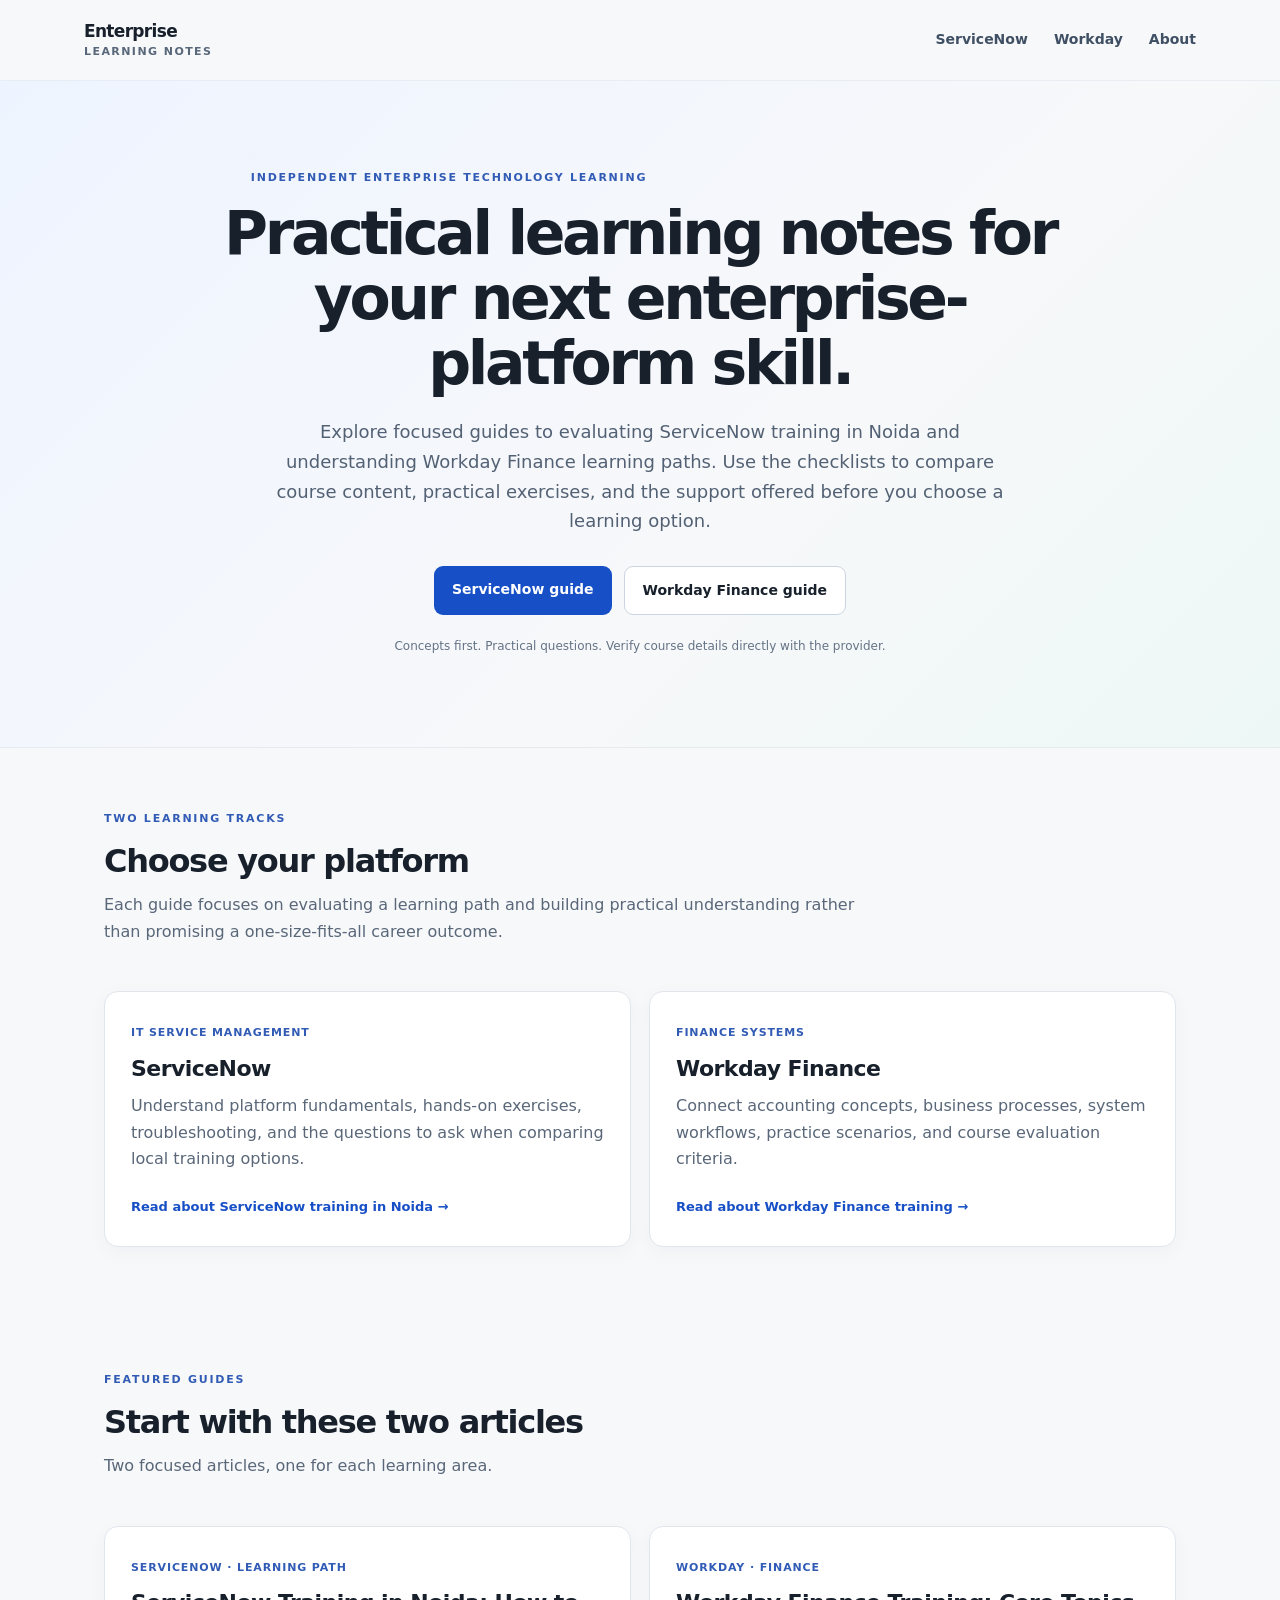
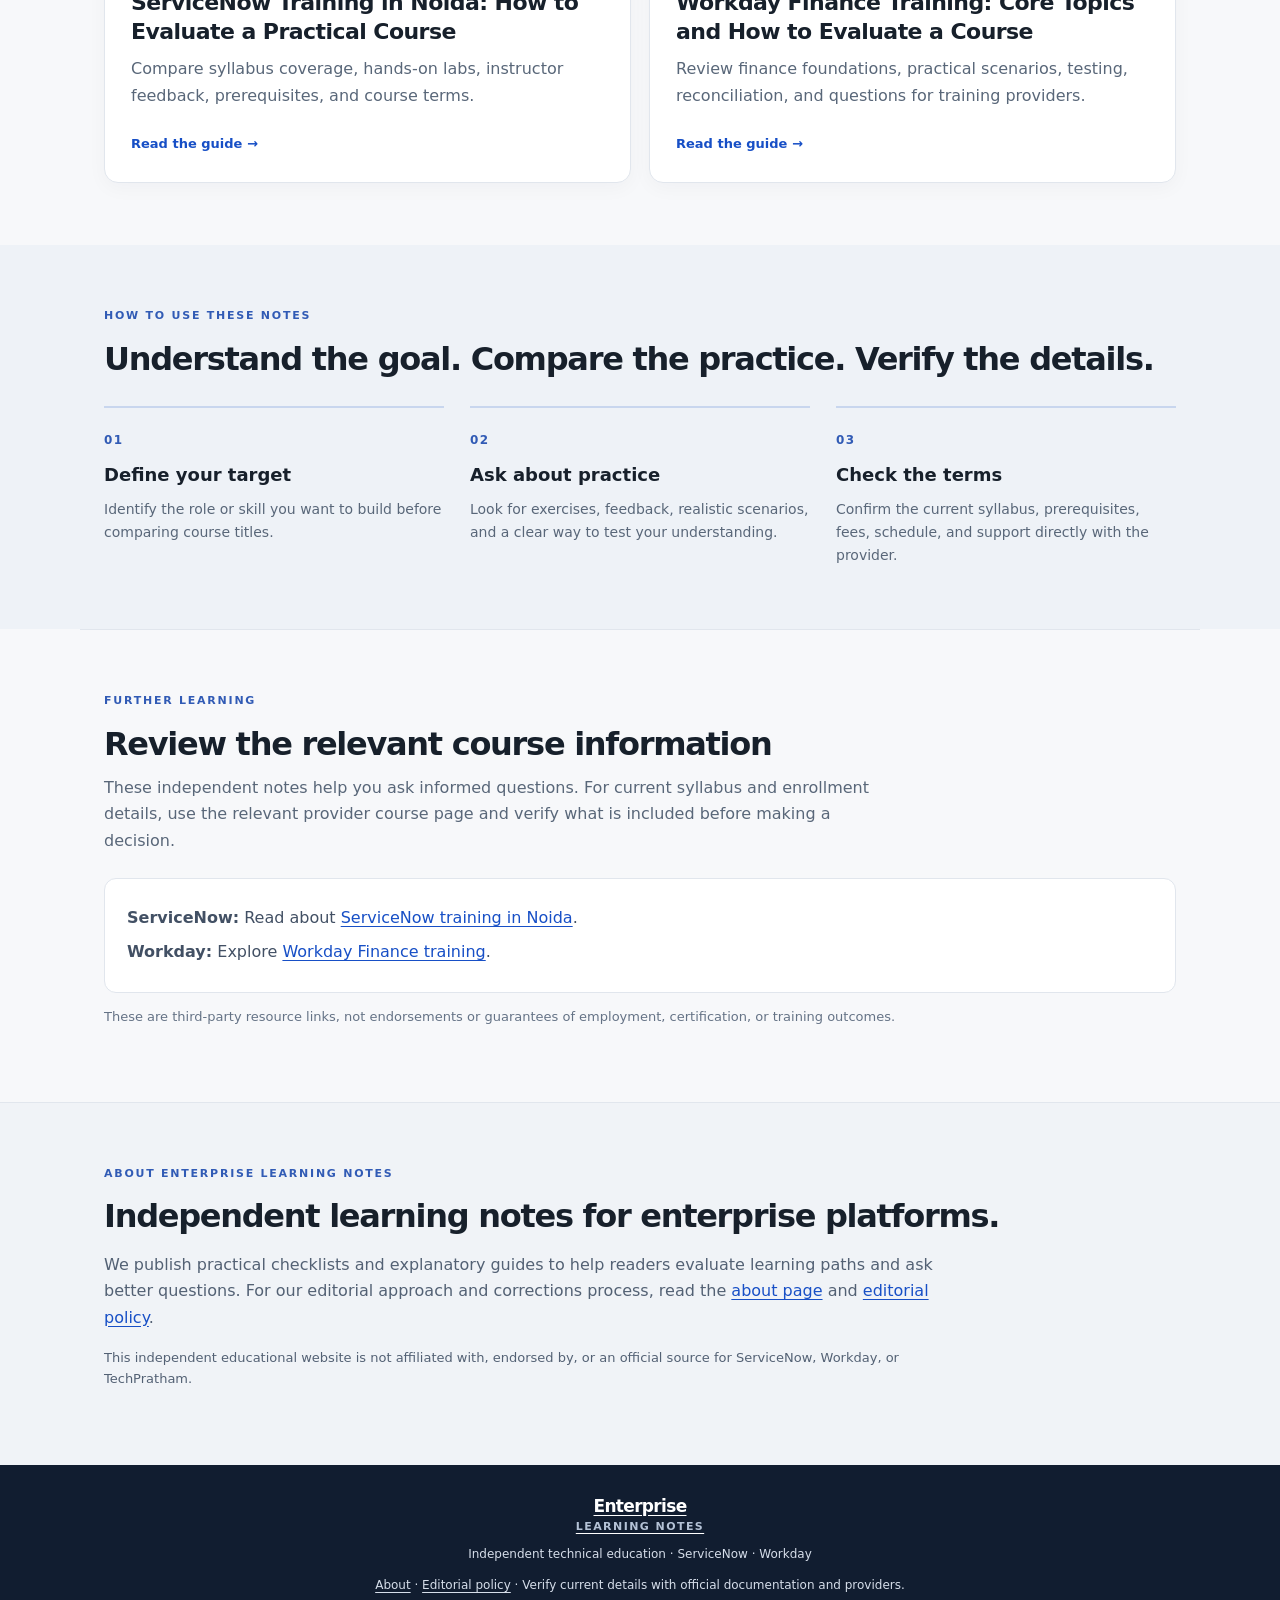
<file: index.html>
<!doctype html>
<html lang="en">
<head>
<meta charset="utf-8">
<meta name="viewport" content="width=device-width, initial-scale=1">
<meta name="google-site-verification" content="BKdR9FpKWzbdnIhi_6SWiUmprYhgfLMCqOnGLfg1g9g" />
<title>Enterprise Learning Notes | ServiceNow & Workday Guides</title>
<meta name="description" content="Independent practical learning guides for ServiceNow training in Noida and Workday Finance training, with course evaluation checklists and skill-building advice.">
<meta name="robots" content="index,follow,max-image-preview:large">
<link rel="stylesheet" href="/style.css">
</head>
<body>
<header class="site-header"><a class="brand" href="/" aria-label="Enterprise Learning Notes home">Enterprise<span>Learning Notes</span></a><nav aria-label="Main navigation"><a href="/servicenow/">ServiceNow</a><a href="/workday/">Workday</a><a href="/about.html">About</a></nav></header>
<main>
<section class="hero"><p class="eyebrow">INDEPENDENT ENTERPRISE TECHNOLOGY LEARNING</p><h1>Practical learning notes for your next enterprise-platform skill.</h1><p class="hero-copy">Explore focused guides to evaluating ServiceNow training in Noida and understanding Workday Finance learning paths. Use the checklists to compare course content, practical exercises, and the support offered before you choose a learning option.</p><div class="hero-actions"><a class="button primary" href="/blog/servicenow/servicenow-training-in-noida.html">ServiceNow guide</a><a class="button secondary" href="/blog/workday/workday-finance-training.html">Workday Finance guide</a></div><p class="hero-note">Concepts first. Practical questions. Verify course details directly with the provider.</p></section>
<section class="section"><div class="section-heading"><div><p class="eyebrow">TWO LEARNING TRACKS</p><h2>Choose your platform</h2><p class="section-intro">Each guide focuses on evaluating a learning path and building practical understanding rather than promising a one-size-fits-all career outcome.</p></div></div><div class="category-grid">
<a class="category-card" href="/servicenow/"><span class="card-kicker">IT SERVICE MANAGEMENT</span><h3>ServiceNow</h3><p>Understand platform fundamentals, hands-on exercises, troubleshooting, and the questions to ask when comparing local training options.</p><span class="text-link">Read about ServiceNow training in Noida →</span></a>
<a class="category-card" href="/workday/"><span class="card-kicker">FINANCE SYSTEMS</span><h3>Workday Finance</h3><p>Connect accounting concepts, business processes, system workflows, practice scenarios, and course evaluation criteria.</p><span class="text-link">Read about Workday Finance training →</span></a>
</div></section>
<section class="section"><div class="section-heading"><div><p class="eyebrow">FEATURED GUIDES</p><h2>Start with these two articles</h2><p class="section-intro">Two focused articles, one for each learning area.</p></div></div><div class="article-grid">
<article class="article-card"><span class="tag">ServiceNow · Learning Path</span><h3><a href="/blog/servicenow/servicenow-training-in-noida.html">ServiceNow Training in Noida: How to Evaluate a Practical Course</a></h3><p>Compare syllabus coverage, hands-on labs, instructor feedback, prerequisites, and course terms.</p><a class="text-link" href="/blog/servicenow/servicenow-training-in-noida.html">Read the guide →</a></article>
<article class="article-card"><span class="tag">Workday · Finance</span><h3><a href="/blog/workday/workday-finance-training.html">Workday Finance Training: Core Topics and How to Evaluate a Course</a></h3><p>Review finance foundations, practical scenarios, testing, reconciliation, and questions for training providers.</p><a class="text-link" href="/blog/workday/workday-finance-training.html">Read the guide →</a></article>
</div></section>
<section class="section learning-method"><p class="eyebrow">HOW TO USE THESE NOTES</p><h2>Understand the goal. Compare the practice. Verify the details.</h2><div class="method-grid"><div><span class="method-number">01</span><h3>Define your target</h3><p>Identify the role or skill you want to build before comparing course titles.</p></div><div><span class="method-number">02</span><h3>Ask about practice</h3><p>Look for exercises, feedback, realistic scenarios, and a clear way to test your understanding.</p></div><div><span class="method-number">03</span><h3>Check the terms</h3><p>Confirm the current syllabus, prerequisites, fees, schedule, and support directly with the provider.</p></div></div></section>
<section class="section training-resources"><p class="eyebrow">FURTHER LEARNING</p><h2>Review the relevant course information</h2><p class="section-intro">These independent notes help you ask informed questions. For current syllabus and enrollment details, use the relevant provider course page and verify what is included before making a decision.</p><div class="resource-links"><p><strong>ServiceNow:</strong> Read about <a href="https://www.techpratham.com/courses/servicenow-training-in-noida">ServiceNow training in Noida</a>.</p><p><strong>Workday:</strong> Explore <a href="https://www.techpratham.com/courses/workday-finance-training-certification-online">Workday Finance training</a>.</p></div><p class="disclaimer">These are third-party resource links, not endorsements or guarantees of employment, certification, or training outcomes.</p></section>
<section class="about section" id="about"><p class="eyebrow">ABOUT ENTERPRISE LEARNING NOTES</p><h2>Independent learning notes for enterprise platforms.</h2><p>We publish practical checklists and explanatory guides to help readers evaluate learning paths and ask better questions. For our editorial approach and corrections process, read the <a href="/about.html">about page</a> and <a href="/editorial-policy.html">editorial policy</a>.</p><p class="disclaimer">This independent educational website is not affiliated with, endorsed by, or an official source for ServiceNow, Workday, or TechPratham.</p></section>
</main>
<footer class="site-footer"><a class="brand" href="/">Enterprise<span>Learning Notes</span></a><p>Independent technical education · ServiceNow · Workday</p><p><a href="/about.html">About</a> · <a href="/editorial-policy.html">Editorial policy</a> · Verify current details with official documentation and providers.</p></footer>
</body></html>
</file>
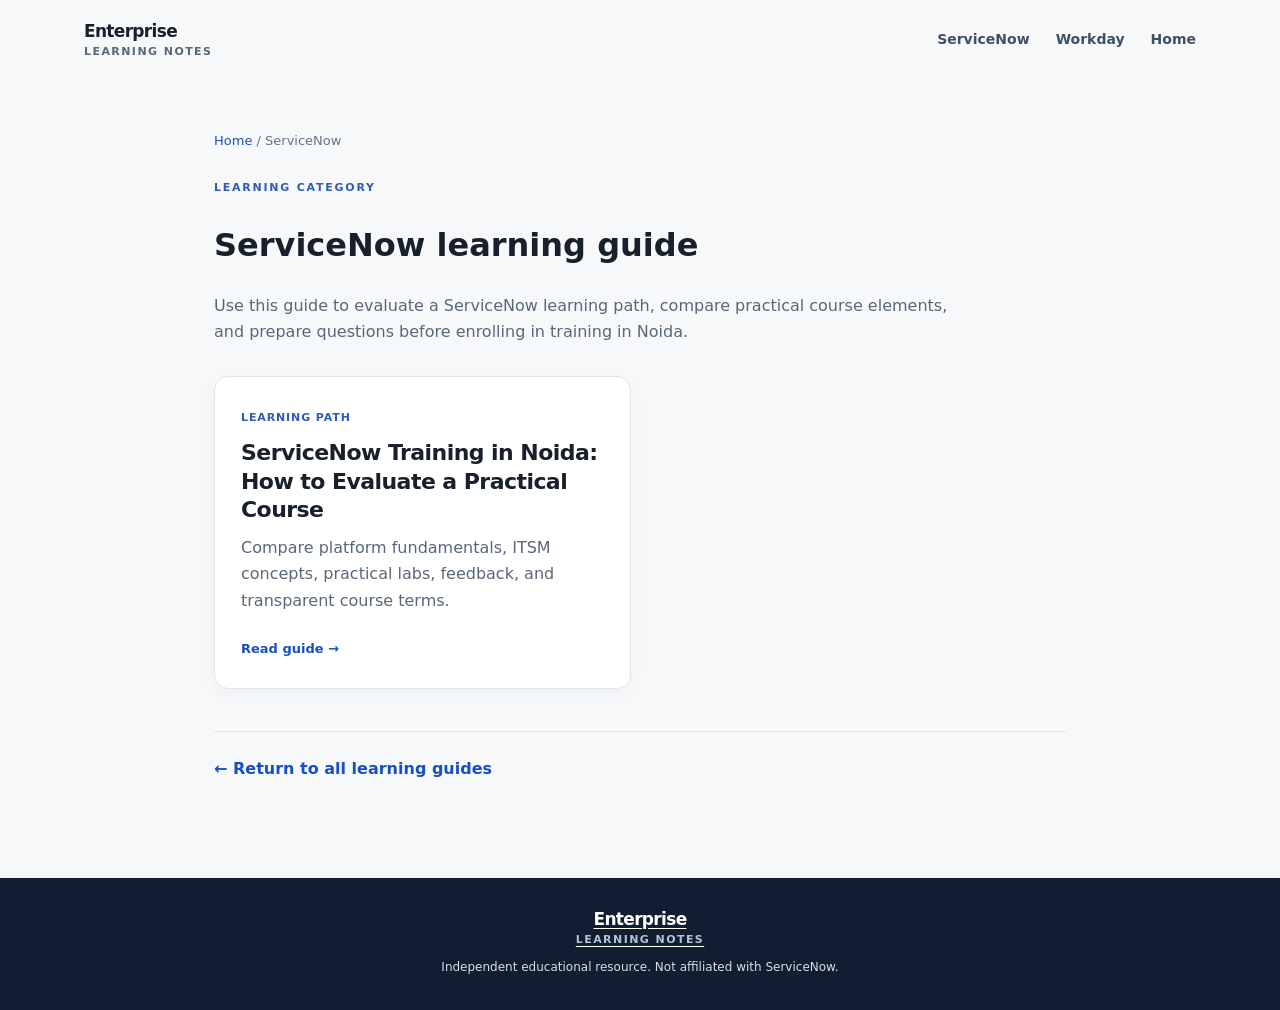
<file: servicenow/index.html>
<!doctype html><html lang="en"><head><meta charset="utf-8"><meta name="viewport" content="width=device-width,initial-scale=1"><title>ServiceNow Learning Guide | Enterprise Learning Notes</title><meta name="description" content="A practical guide to evaluating ServiceNow training in Noida, including syllabus, hands-on exercises, course support, and learner preparation."><meta name="robots" content="index,follow"><link rel="stylesheet" href="/style.css"></head><body><header class="site-header"><a class="brand" href="/">Enterprise<span>Learning Notes</span></a><nav aria-label="Main navigation"><a href="/servicenow/">ServiceNow</a><a href="/workday/">Workday</a><a href="/">Home</a></nav></header><main class="page-wrap"><div class="breadcrumbs"><a href="/">Home</a> / ServiceNow</div><p class="eyebrow">LEARNING CATEGORY</p><h1>ServiceNow learning guide</h1><p class="category-intro">Use this guide to evaluate a ServiceNow learning path, compare practical course elements, and prepare questions before enrolling in training in Noida.</p><div class="article-grid"><article class="article-card"><span class="tag">Learning Path</span><h3><a href="/blog/servicenow/servicenow-training-in-noida.html">ServiceNow Training in Noida: How to Evaluate a Practical Course</a></h3><p>Compare platform fundamentals, ITSM concepts, practical labs, feedback, and transparent course terms.</p><a class="text-link" href="/blog/servicenow/servicenow-training-in-noida.html">Read guide →</a></article></div><p class="related"><a href="/">← Return to all learning guides</a></p></main><footer class="site-footer"><a class="brand" href="/">Enterprise<span>Learning Notes</span></a><p>Independent educational resource. Not affiliated with ServiceNow.</p></footer></body></html>
</file>
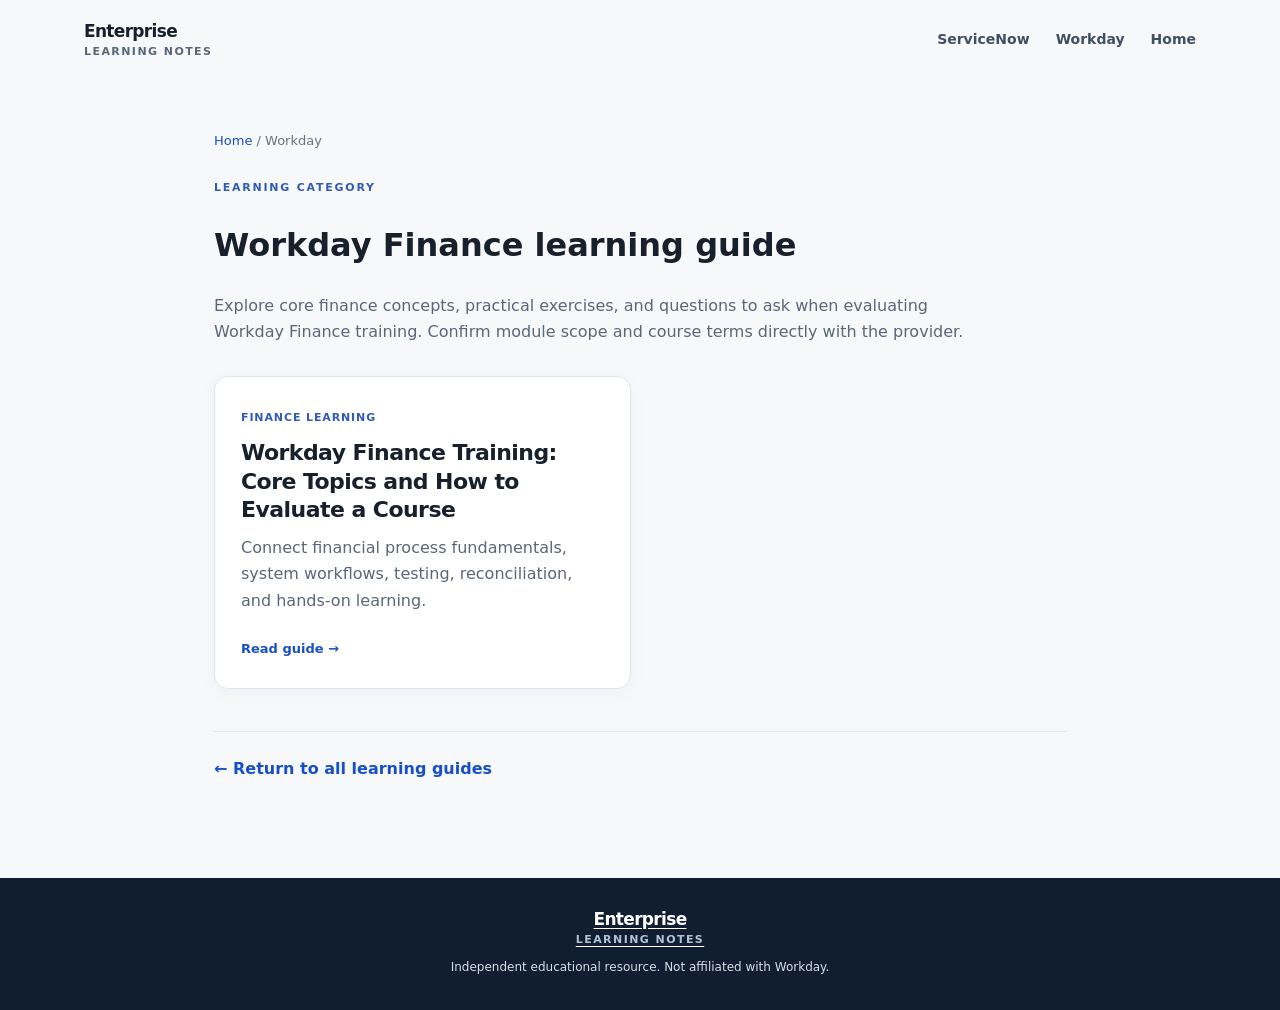
<file: workday/index.html>
<!doctype html><html lang="en"><head><meta charset="utf-8"><meta name="viewport" content="width=device-width,initial-scale=1"><title>Workday Finance Learning Guide | Enterprise Learning Notes</title><meta name="description" content="A practical guide to Workday Finance training topics, hands-on learning, accounting processes, and course evaluation questions."><meta name="robots" content="index,follow"><link rel="stylesheet" href="/style.css"></head><body><header class="site-header"><a class="brand" href="/">Enterprise<span>Learning Notes</span></a><nav aria-label="Main navigation"><a href="/servicenow/">ServiceNow</a><a href="/workday/">Workday</a><a href="/">Home</a></nav></header><main class="page-wrap"><div class="breadcrumbs"><a href="/">Home</a> / Workday</div><p class="eyebrow">LEARNING CATEGORY</p><h1>Workday Finance learning guide</h1><p class="category-intro">Explore core finance concepts, practical exercises, and questions to ask when evaluating Workday Finance training. Confirm module scope and course terms directly with the provider.</p><div class="article-grid"><article class="article-card"><span class="tag">Finance Learning</span><h3><a href="/blog/workday/workday-finance-training.html">Workday Finance Training: Core Topics and How to Evaluate a Course</a></h3><p>Connect financial process fundamentals, system workflows, testing, reconciliation, and hands-on learning.</p><a class="text-link" href="/blog/workday/workday-finance-training.html">Read guide →</a></article></div><p class="related"><a href="/">← Return to all learning guides</a></p></main><footer class="site-footer"><a class="brand" href="/">Enterprise<span>Learning Notes</span></a><p>Independent educational resource. Not affiliated with Workday.</p></footer></body></html>
</file>
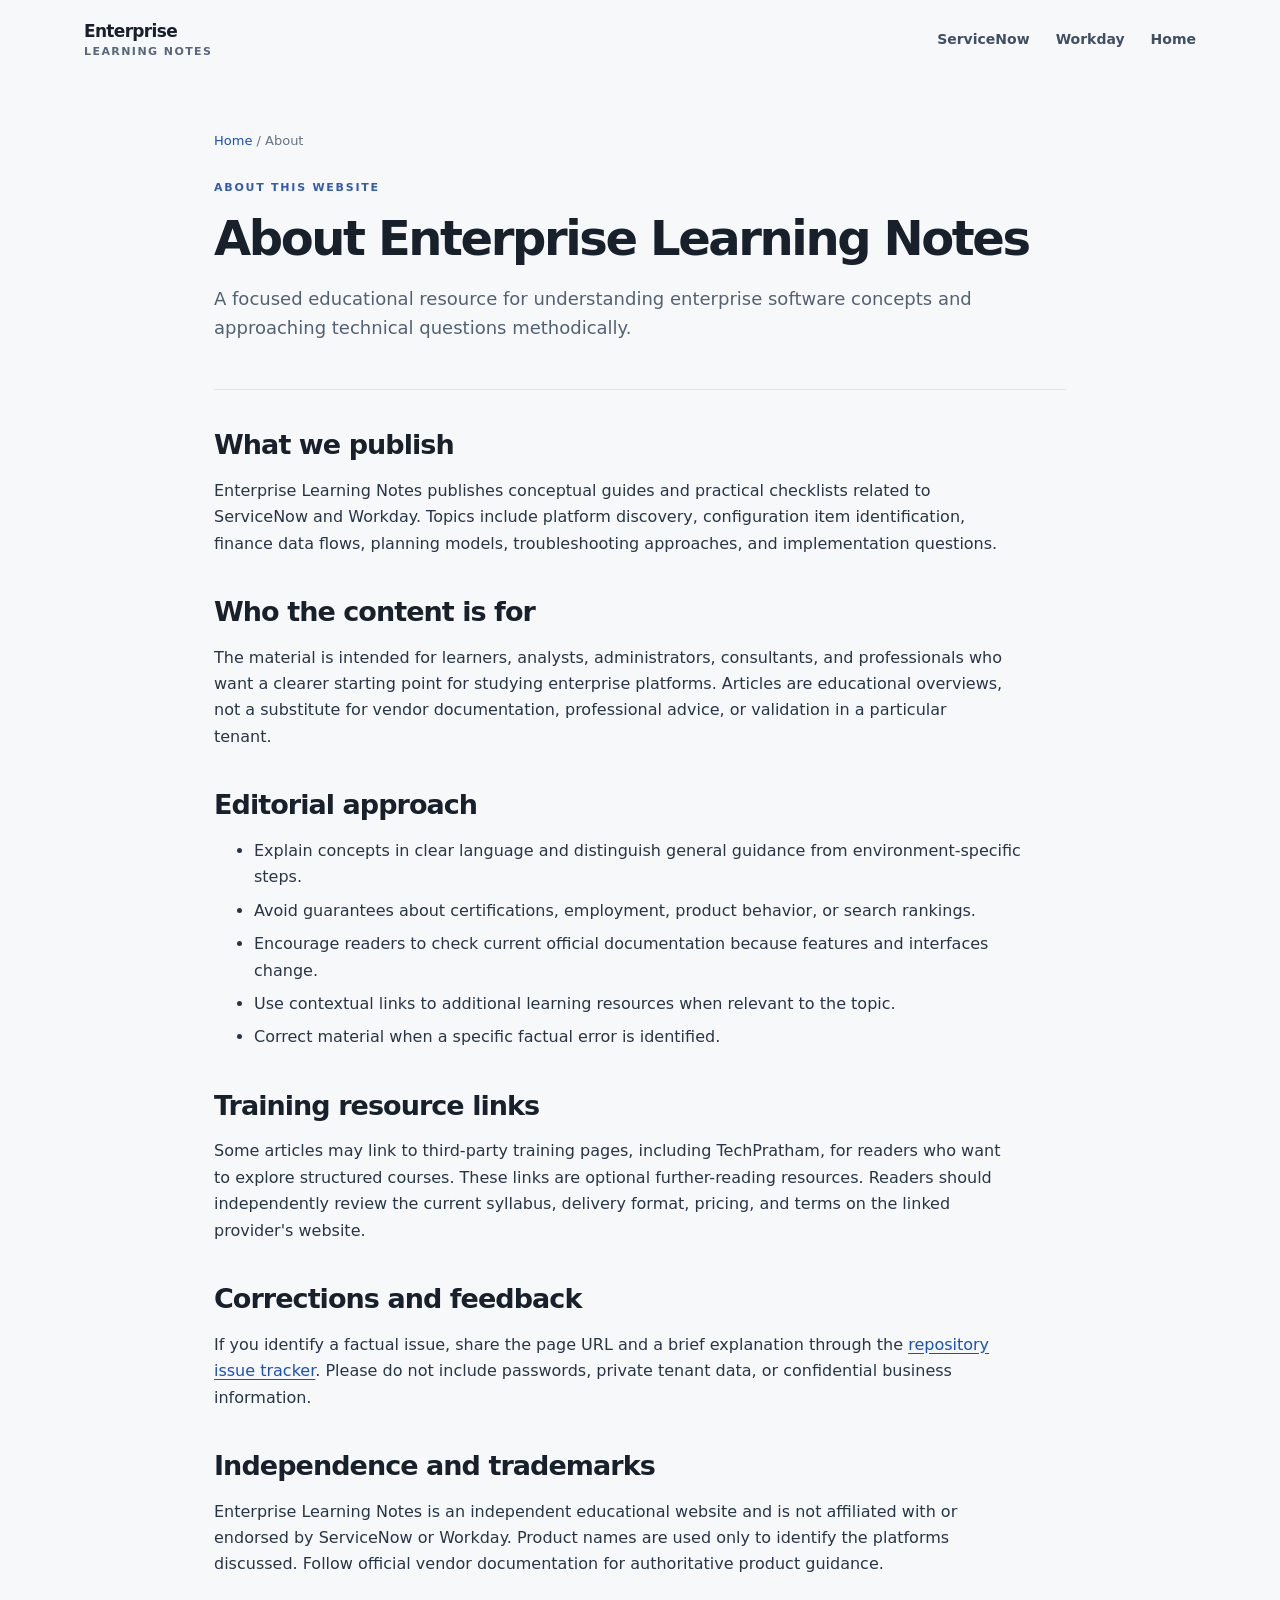
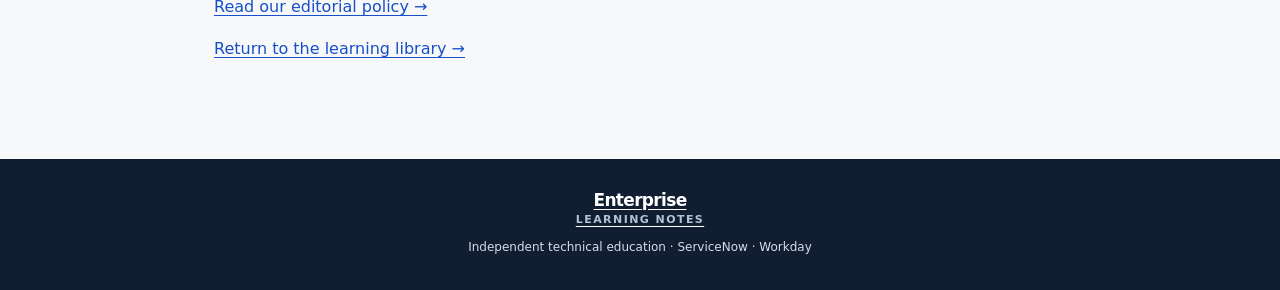
<file: about.html>
<!doctype html>
<html lang="en"><head><meta charset="utf-8"><meta name="viewport" content="width=device-width,initial-scale=1"><title>About & Editorial Information | Enterprise Learning Notes</title><meta name="description" content="Learn about Enterprise Learning Notes, our approach to independent ServiceNow and Workday education, editorial standards, and corrections."><meta name="robots" content="index,follow"><link rel="stylesheet" href="/style.css"></head>
<body><header class="site-header"><a class="brand" href="/">Enterprise<span>Learning Notes</span></a><nav aria-label="Main navigation"><a href="/servicenow/">ServiceNow</a><a href="/workday/">Workday</a><a href="/">Home</a></nav></header>
<main class="page-wrap"><div class="breadcrumbs"><a href="/">Home</a> / About</div><header class="article-header"><p class="eyebrow">ABOUT THIS WEBSITE</p><h1>About Enterprise Learning Notes</h1><p class="article-deck">A focused educational resource for understanding enterprise software concepts and approaching technical questions methodically.</p></header><article class="prose"><h2>What we publish</h2><p>Enterprise Learning Notes publishes conceptual guides and practical checklists related to ServiceNow and Workday. Topics include platform discovery, configuration item identification, finance data flows, planning models, troubleshooting approaches, and implementation questions.</p><h2>Who the content is for</h2><p>The material is intended for learners, analysts, administrators, consultants, and professionals who want a clearer starting point for studying enterprise platforms. Articles are educational overviews, not a substitute for vendor documentation, professional advice, or validation in a particular tenant.</p><h2>Editorial approach</h2><ul><li>Explain concepts in clear language and distinguish general guidance from environment-specific steps.</li><li>Avoid guarantees about certifications, employment, product behavior, or search rankings.</li><li>Encourage readers to check current official documentation because features and interfaces change.</li><li>Use contextual links to additional learning resources when relevant to the topic.</li><li>Correct material when a specific factual error is identified.</li></ul><h2>Training resource links</h2><p>Some articles may link to third-party training pages, including TechPratham, for readers who want to explore structured courses. These links are optional further-reading resources. Readers should independently review the current syllabus, delivery format, pricing, and terms on the linked provider's website.</p><h2>Corrections and feedback</h2><p>If you identify a factual issue, share the page URL and a brief explanation through the <a href="https://github.com/techskills-guide/enterprise-learning-notes/issues">repository issue tracker</a>. Please do not include passwords, private tenant data, or confidential business information.</p><h2>Independence and trademarks</h2><p>Enterprise Learning Notes is an independent educational website and is not affiliated with or endorsed by ServiceNow or Workday. Product names are used only to identify the platforms discussed. Follow official vendor documentation for authoritative product guidance.</p><p><a href="/editorial-policy.html">Read our editorial policy →</a></p><p><a href="/">Return to the learning library →</a></p></article></main><footer class="site-footer"><a class="brand" href="/">Enterprise<span>Learning Notes</span></a><p>Independent technical education · ServiceNow · Workday</p></footer></body></html>
</file>
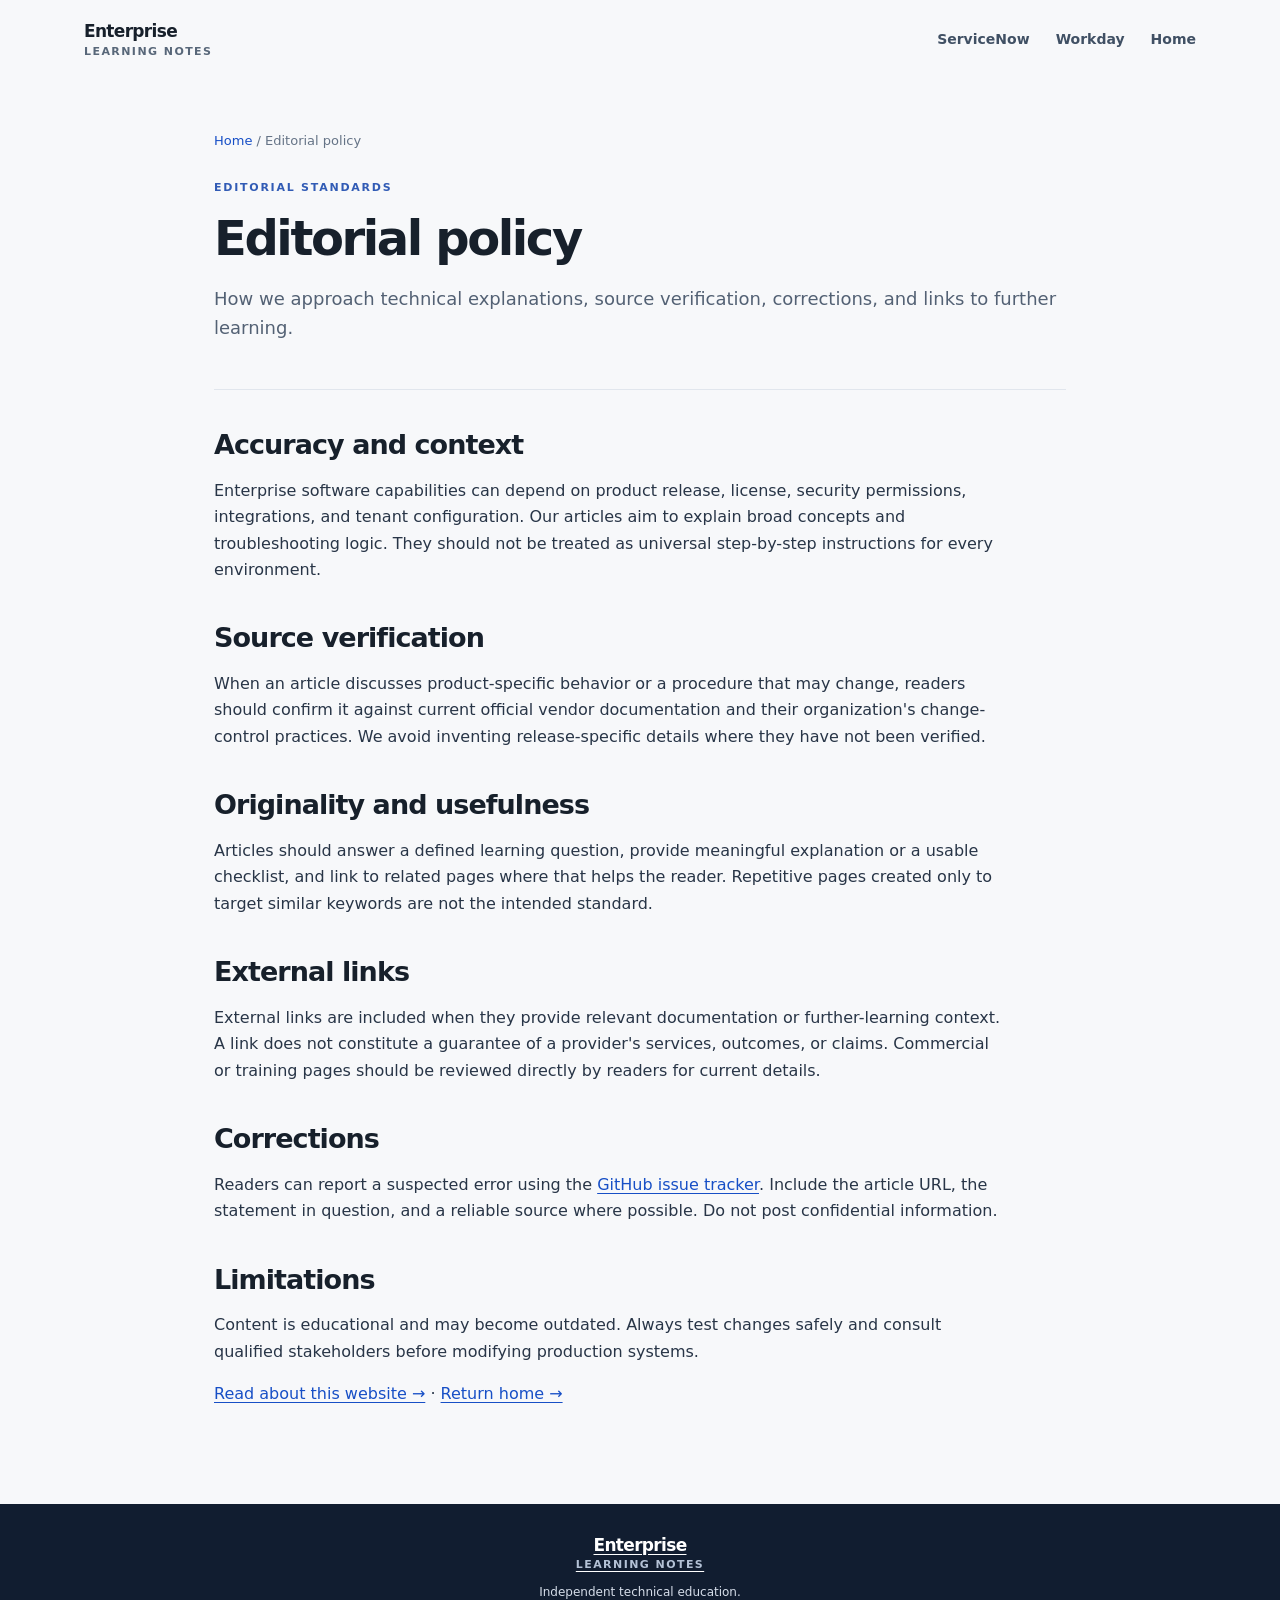
<file: editorial-policy.html>
<!doctype html>
<html lang="en"><head><meta charset="utf-8"><meta name="viewport" content="width=device-width,initial-scale=1"><title>Editorial Policy | Enterprise Learning Notes</title><meta name="description" content="Our editorial standards for accuracy, technical context, source verification, corrections, and relevant educational links."><meta name="robots" content="index,follow"><link rel="stylesheet" href="/style.css"></head>
<body><header class="site-header"><a class="brand" href="/">Enterprise<span>Learning Notes</span></a><nav aria-label="Main navigation"><a href="/servicenow/">ServiceNow</a><a href="/workday/">Workday</a><a href="/">Home</a></nav></header><main class="page-wrap"><div class="breadcrumbs"><a href="/">Home</a> / Editorial policy</div><header class="article-header"><p class="eyebrow">EDITORIAL STANDARDS</p><h1>Editorial policy</h1><p class="article-deck">How we approach technical explanations, source verification, corrections, and links to further learning.</p></header><article class="prose"><h2>Accuracy and context</h2><p>Enterprise software capabilities can depend on product release, license, security permissions, integrations, and tenant configuration. Our articles aim to explain broad concepts and troubleshooting logic. They should not be treated as universal step-by-step instructions for every environment.</p><h2>Source verification</h2><p>When an article discusses product-specific behavior or a procedure that may change, readers should confirm it against current official vendor documentation and their organization's change-control practices. We avoid inventing release-specific details where they have not been verified.</p><h2>Originality and usefulness</h2><p>Articles should answer a defined learning question, provide meaningful explanation or a usable checklist, and link to related pages where that helps the reader. Repetitive pages created only to target similar keywords are not the intended standard.</p><h2>External links</h2><p>External links are included when they provide relevant documentation or further-learning context. A link does not constitute a guarantee of a provider's services, outcomes, or claims. Commercial or training pages should be reviewed directly by readers for current details.</p><h2>Corrections</h2><p>Readers can report a suspected error using the <a href="https://github.com/techskills-guide/enterprise-learning-notes/issues">GitHub issue tracker</a>. Include the article URL, the statement in question, and a reliable source where possible. Do not post confidential information.</p><h2>Limitations</h2><p>Content is educational and may become outdated. Always test changes safely and consult qualified stakeholders before modifying production systems.</p><p><a href="/about.html">Read about this website →</a> · <a href="/">Return home →</a></p></article></main><footer class="site-footer"><a class="brand" href="/">Enterprise<span>Learning Notes</span></a><p>Independent technical education.</p></footer></body></html>
</file>
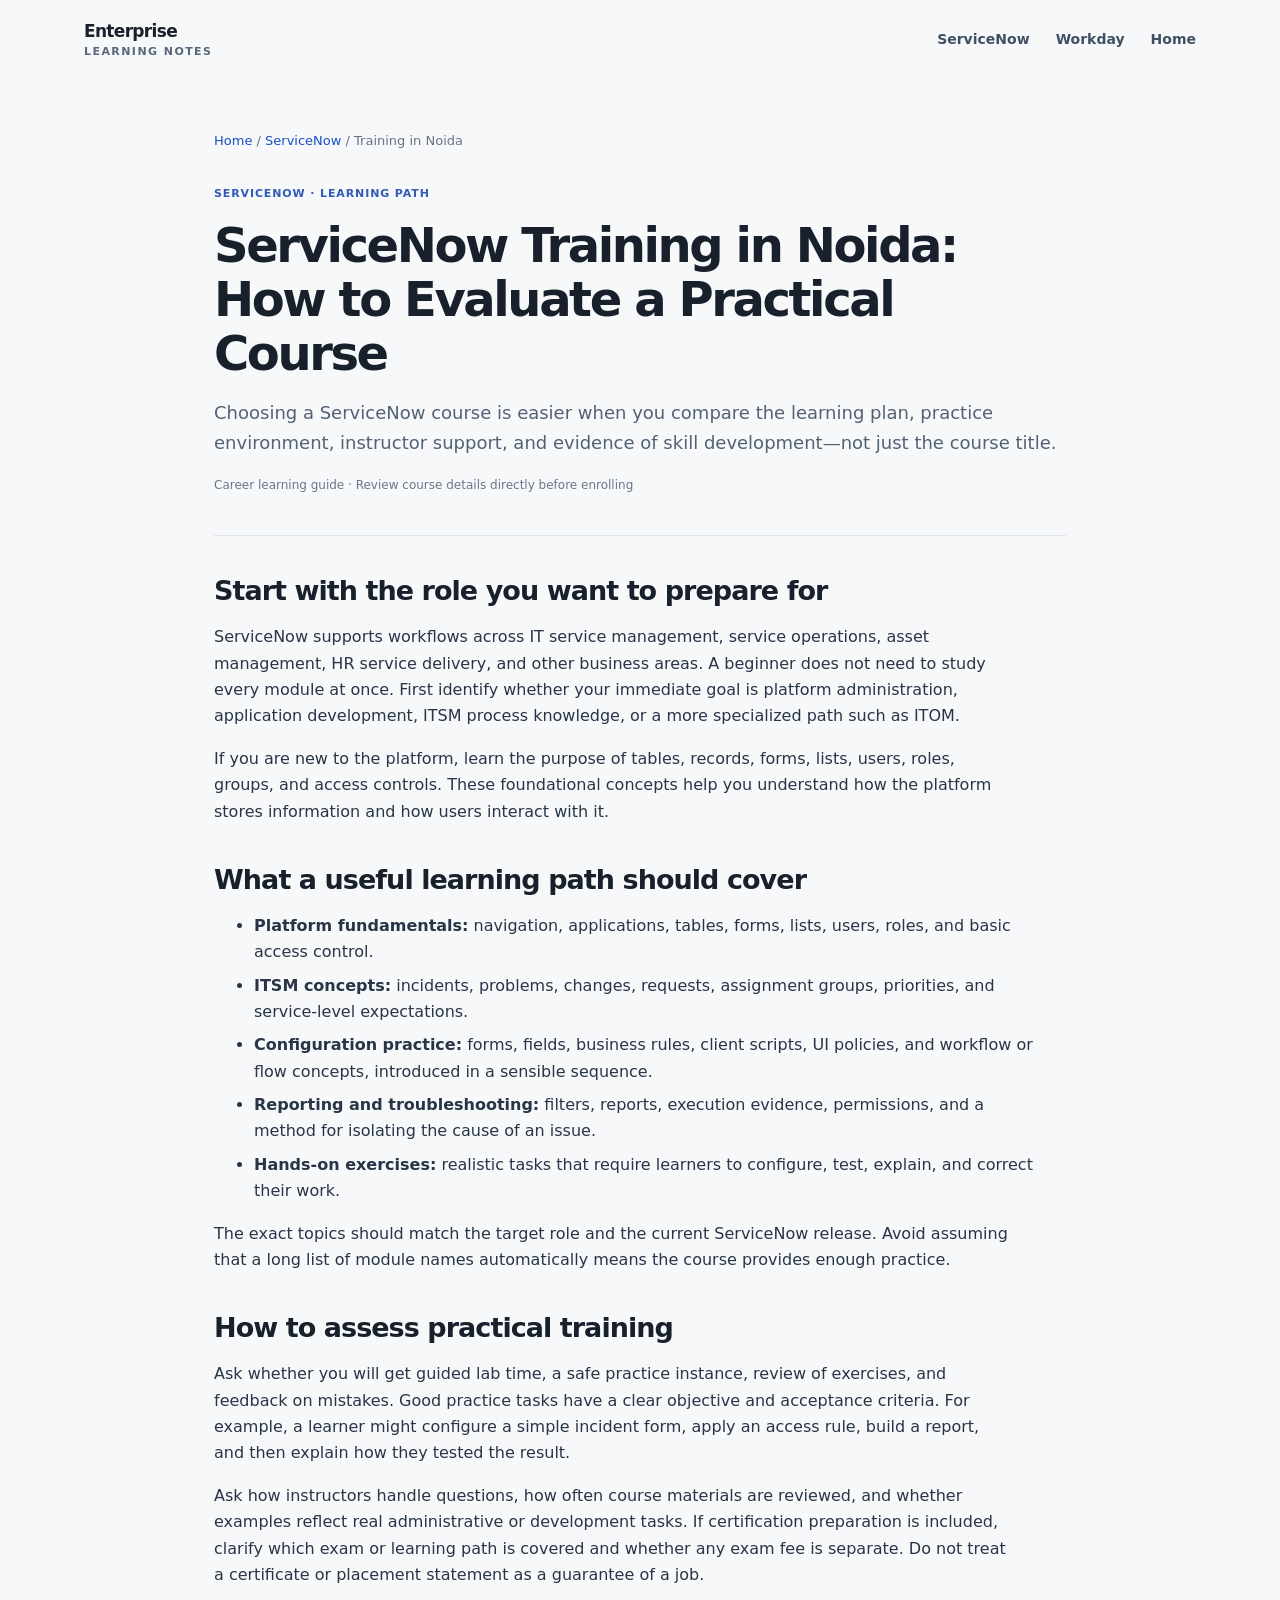
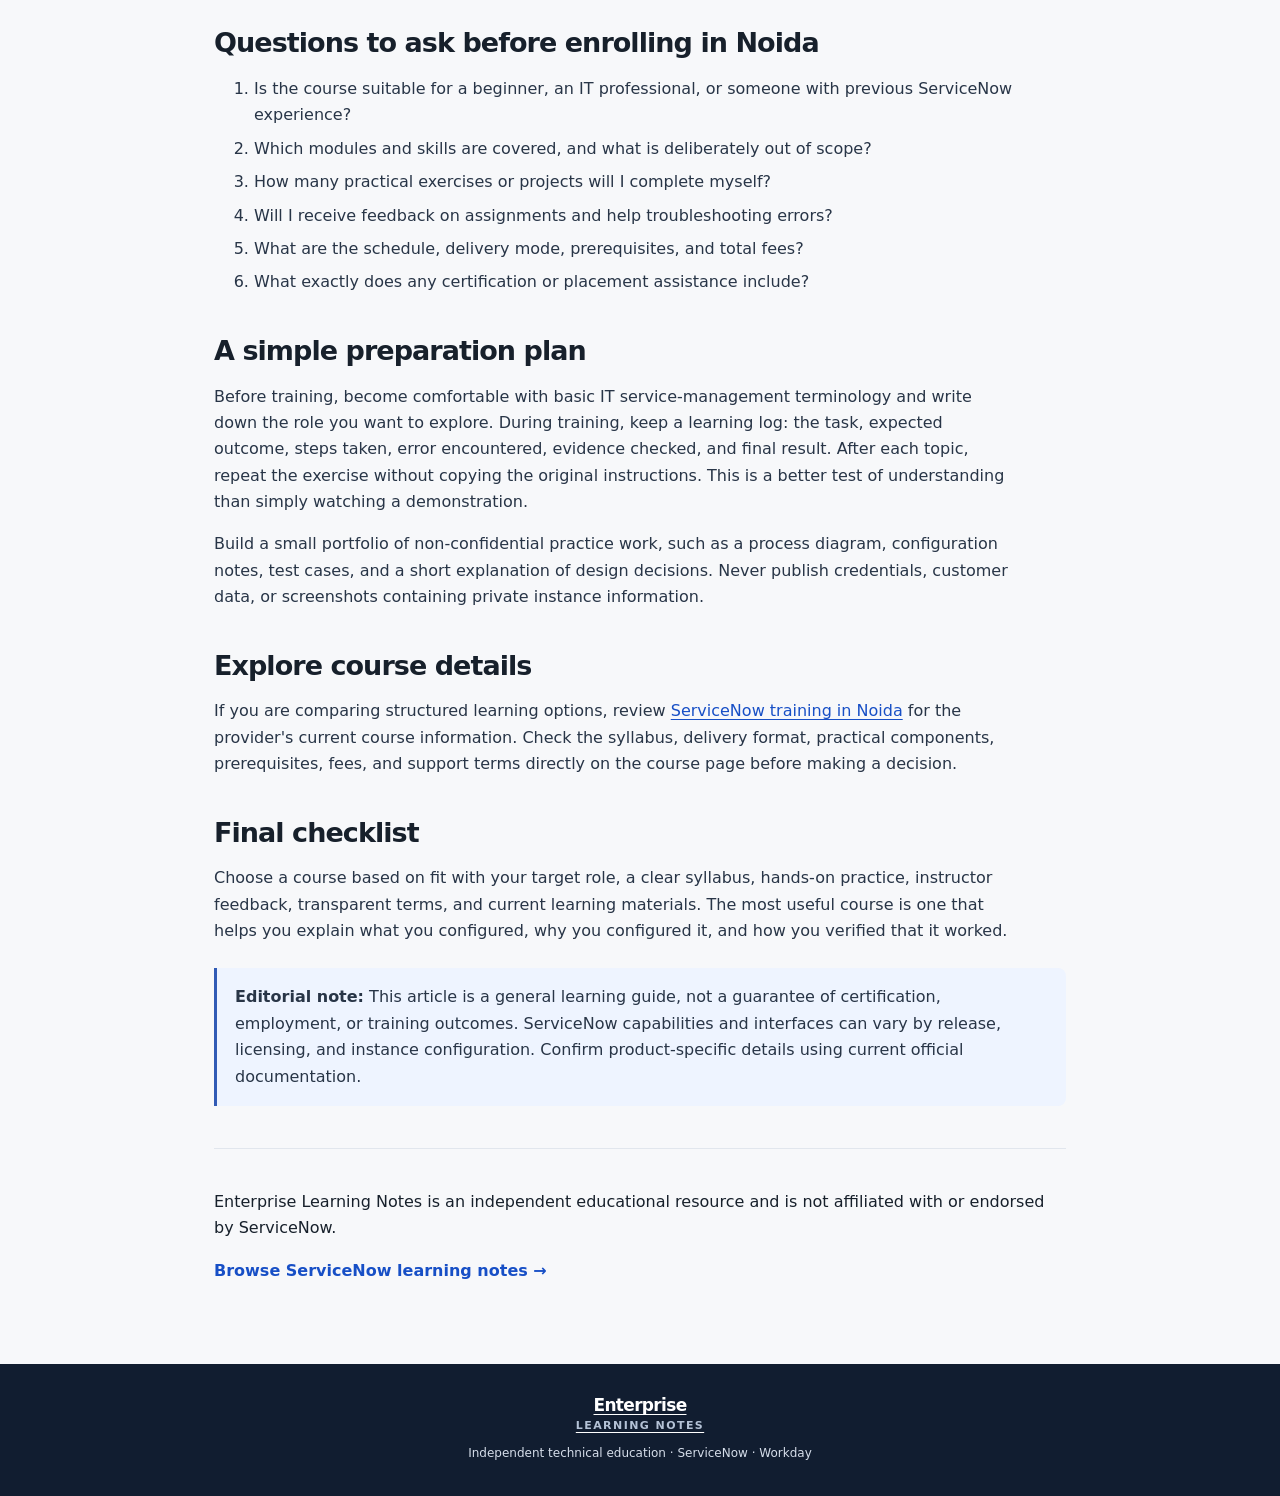
<file: blog/servicenow/servicenow-training-in-noida.html>
<!doctype html>
<html lang="en">
<head>
<meta charset="utf-8">
<meta name="viewport" content="width=device-width, initial-scale=1">
<title>ServiceNow Training in Noida: Skills, Practice and Course Checklist</title>
<meta name="description" content="A practical guide to evaluating ServiceNow training in Noida, including core platform skills, hands-on practice, project work, and questions to ask before enrolling.">
<meta name="robots" content="index,follow,max-image-preview:large">
<link rel="stylesheet" href="/style.css">
</head>
<body>
<header class="site-header"><a class="brand" href="/">Enterprise<span>Learning Notes</span></a><nav aria-label="Main navigation"><a href="/servicenow/">ServiceNow</a><a href="/workday/">Workday</a><a href="/">Home</a></nav></header>
<main class="page-wrap">
<div class="breadcrumbs"><a href="/">Home</a> / <a href="/servicenow/">ServiceNow</a> / Training in Noida</div>
<header class="article-header"><span class="tag">ServiceNow · Learning Path</span><h1>ServiceNow Training in Noida: How to Evaluate a Practical Course</h1><p class="article-deck">Choosing a ServiceNow course is easier when you compare the learning plan, practice environment, instructor support, and evidence of skill development—not just the course title.</p><p class="article-meta">Career learning guide · Review course details directly before enrolling</p></header>
<article class="prose">
<h2>Start with the role you want to prepare for</h2>
<p>ServiceNow supports workflows across IT service management, service operations, asset management, HR service delivery, and other business areas. A beginner does not need to study every module at once. First identify whether your immediate goal is platform administration, application development, ITSM process knowledge, or a more specialized path such as ITOM.</p>
<p>If you are new to the platform, learn the purpose of tables, records, forms, lists, users, roles, groups, and access controls. These foundational concepts help you understand how the platform stores information and how users interact with it.</p>
<h2>What a useful learning path should cover</h2>
<ul>
<li><strong>Platform fundamentals:</strong> navigation, applications, tables, forms, lists, users, roles, and basic access control.</li>
<li><strong>ITSM concepts:</strong> incidents, problems, changes, requests, assignment groups, priorities, and service-level expectations.</li>
<li><strong>Configuration practice:</strong> forms, fields, business rules, client scripts, UI policies, and workflow or flow concepts, introduced in a sensible sequence.</li>
<li><strong>Reporting and troubleshooting:</strong> filters, reports, execution evidence, permissions, and a method for isolating the cause of an issue.</li>
<li><strong>Hands-on exercises:</strong> realistic tasks that require learners to configure, test, explain, and correct their work.</li>
</ul>
<p>The exact topics should match the target role and the current ServiceNow release. Avoid assuming that a long list of module names automatically means the course provides enough practice.</p>
<h2>How to assess practical training</h2>
<p>Ask whether you will get guided lab time, a safe practice instance, review of exercises, and feedback on mistakes. Good practice tasks have a clear objective and acceptance criteria. For example, a learner might configure a simple incident form, apply an access rule, build a report, and then explain how they tested the result.</p>
<p>Ask how instructors handle questions, how often course materials are reviewed, and whether examples reflect real administrative or development tasks. If certification preparation is included, clarify which exam or learning path is covered and whether any exam fee is separate. Do not treat a certificate or placement statement as a guarantee of a job.</p>
<h2>Questions to ask before enrolling in Noida</h2>
<ol>
<li>Is the course suitable for a beginner, an IT professional, or someone with previous ServiceNow experience?</li>
<li>Which modules and skills are covered, and what is deliberately out of scope?</li>
<li>How many practical exercises or projects will I complete myself?</li>
<li>Will I receive feedback on assignments and help troubleshooting errors?</li>
<li>What are the schedule, delivery mode, prerequisites, and total fees?</li>
<li>What exactly does any certification or placement assistance include?</li>
</ol>
<h2>A simple preparation plan</h2>
<p>Before training, become comfortable with basic IT service-management terminology and write down the role you want to explore. During training, keep a learning log: the task, expected outcome, steps taken, error encountered, evidence checked, and final result. After each topic, repeat the exercise without copying the original instructions. This is a better test of understanding than simply watching a demonstration.</p>
<p>Build a small portfolio of non-confidential practice work, such as a process diagram, configuration notes, test cases, and a short explanation of design decisions. Never publish credentials, customer data, or screenshots containing private instance information.</p>
<h2>Explore course details</h2>
<p>If you are comparing structured learning options, review <a href="https://www.techpratham.com/courses/servicenow-training-in-noida">ServiceNow training in Noida</a> for the provider's current course information. Check the syllabus, delivery format, practical components, prerequisites, fees, and support terms directly on the course page before making a decision.</p>
<h2>Final checklist</h2>
<p>Choose a course based on fit with your target role, a clear syllabus, hands-on practice, instructor feedback, transparent terms, and current learning materials. The most useful course is one that helps you explain what you configured, why you configured it, and how you verified that it worked.</p>
<div class="note"><strong>Editorial note:</strong> This article is a general learning guide, not a guarantee of certification, employment, or training outcomes. ServiceNow capabilities and interfaces can vary by release, licensing, and instance configuration. Confirm product-specific details using current official documentation.</div>
</article>
<div class="related"><p>Enterprise Learning Notes is an independent educational resource and is not affiliated with or endorsed by ServiceNow.</p><a href="/servicenow/">Browse ServiceNow learning notes →</a></div>
</main>
<footer class="site-footer"><a class="brand" href="/">Enterprise<span>Learning Notes</span></a><p>Independent technical education · ServiceNow · Workday</p></footer>
</body></html>
</file>
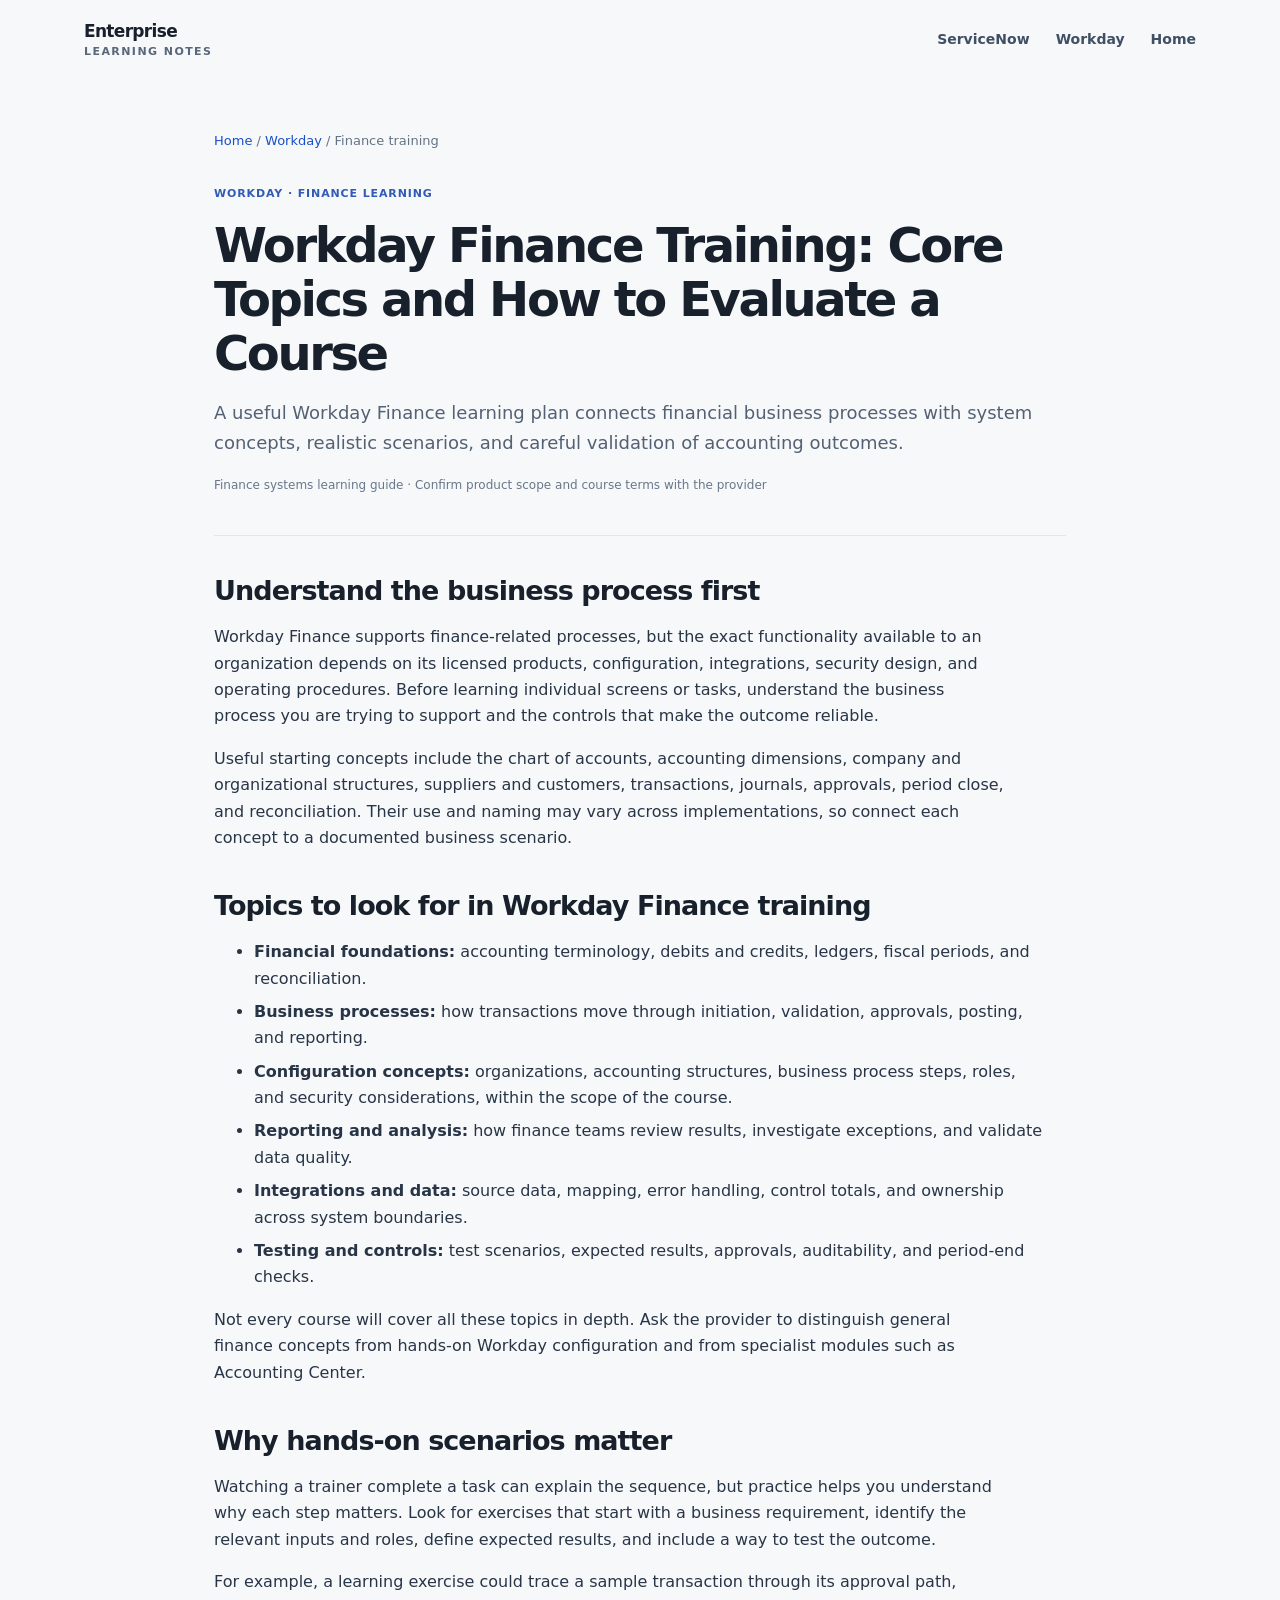
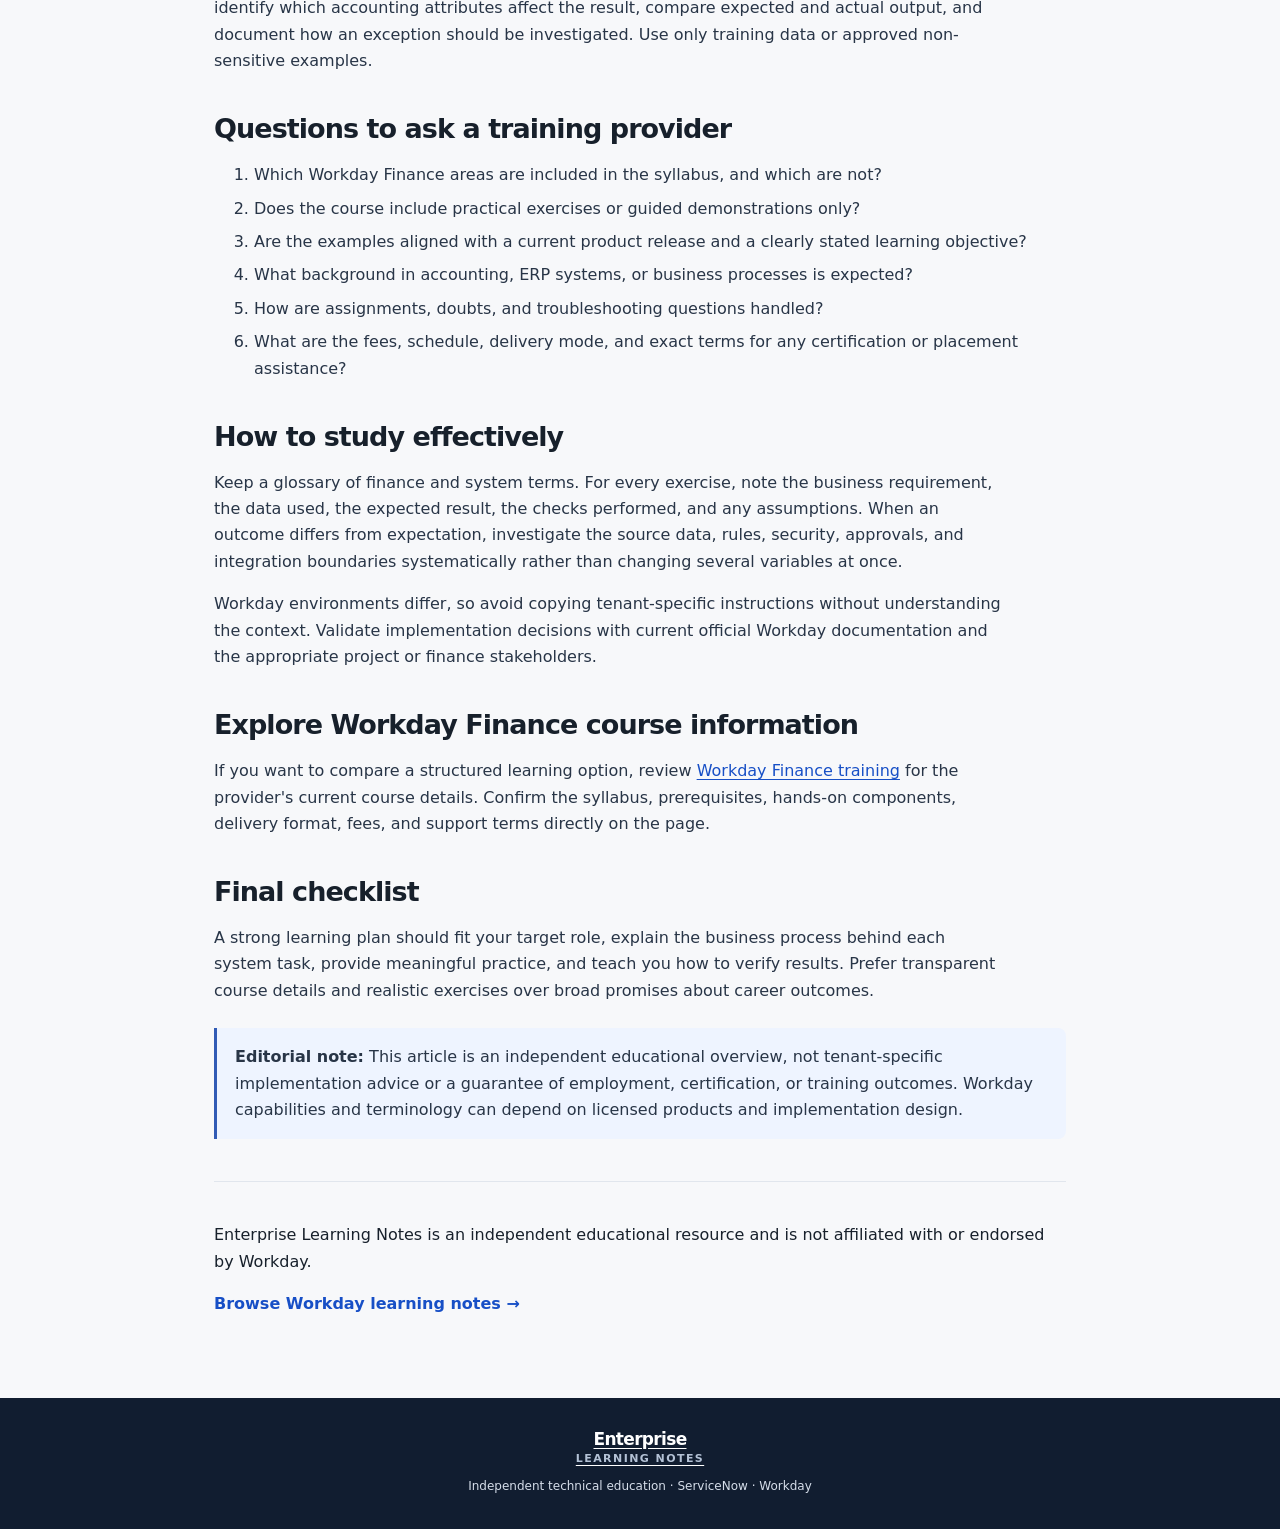
<file: blog/workday/workday-finance-training.html>
<!doctype html>
<html lang="en">
<head>
<meta charset="utf-8">
<meta name="viewport" content="width=device-width, initial-scale=1">
<title>Workday Finance Training: Topics, Practice and Course Checklist</title>
<meta name="description" content="Learn what to look for in Workday Finance training, from financial process fundamentals and accounting concepts to hands-on practice and course evaluation questions.">
<meta name="robots" content="index,follow,max-image-preview:large">
<link rel="stylesheet" href="/style.css">
</head>
<body>
<header class="site-header"><a class="brand" href="/">Enterprise<span>Learning Notes</span></a><nav aria-label="Main navigation"><a href="/servicenow/">ServiceNow</a><a href="/workday/">Workday</a><a href="/">Home</a></nav></header>
<main class="page-wrap">
<div class="breadcrumbs"><a href="/">Home</a> / <a href="/workday/">Workday</a> / Finance training</div>
<header class="article-header"><span class="tag">Workday · Finance Learning</span><h1>Workday Finance Training: Core Topics and How to Evaluate a Course</h1><p class="article-deck">A useful Workday Finance learning plan connects financial business processes with system concepts, realistic scenarios, and careful validation of accounting outcomes.</p><p class="article-meta">Finance systems learning guide · Confirm product scope and course terms with the provider</p></header>
<article class="prose">
<h2>Understand the business process first</h2>
<p>Workday Finance supports finance-related processes, but the exact functionality available to an organization depends on its licensed products, configuration, integrations, security design, and operating procedures. Before learning individual screens or tasks, understand the business process you are trying to support and the controls that make the outcome reliable.</p>
<p>Useful starting concepts include the chart of accounts, accounting dimensions, company and organizational structures, suppliers and customers, transactions, journals, approvals, period close, and reconciliation. Their use and naming may vary across implementations, so connect each concept to a documented business scenario.</p>
<h2>Topics to look for in Workday Finance training</h2>
<ul>
<li><strong>Financial foundations:</strong> accounting terminology, debits and credits, ledgers, fiscal periods, and reconciliation.</li>
<li><strong>Business processes:</strong> how transactions move through initiation, validation, approvals, posting, and reporting.</li>
<li><strong>Configuration concepts:</strong> organizations, accounting structures, business process steps, roles, and security considerations, within the scope of the course.</li>
<li><strong>Reporting and analysis:</strong> how finance teams review results, investigate exceptions, and validate data quality.</li>
<li><strong>Integrations and data:</strong> source data, mapping, error handling, control totals, and ownership across system boundaries.</li>
<li><strong>Testing and controls:</strong> test scenarios, expected results, approvals, auditability, and period-end checks.</li>
</ul>
<p>Not every course will cover all these topics in depth. Ask the provider to distinguish general finance concepts from hands-on Workday configuration and from specialist modules such as Accounting Center.</p>
<h2>Why hands-on scenarios matter</h2>
<p>Watching a trainer complete a task can explain the sequence, but practice helps you understand why each step matters. Look for exercises that start with a business requirement, identify the relevant inputs and roles, define expected results, and include a way to test the outcome.</p>
<p>For example, a learning exercise could trace a sample transaction through its approval path, identify which accounting attributes affect the result, compare expected and actual output, and document how an exception should be investigated. Use only training data or approved non-sensitive examples.</p>
<h2>Questions to ask a training provider</h2>
<ol>
<li>Which Workday Finance areas are included in the syllabus, and which are not?</li>
<li>Does the course include practical exercises or guided demonstrations only?</li>
<li>Are the examples aligned with a current product release and a clearly stated learning objective?</li>
<li>What background in accounting, ERP systems, or business processes is expected?</li>
<li>How are assignments, doubts, and troubleshooting questions handled?</li>
<li>What are the fees, schedule, delivery mode, and exact terms for any certification or placement assistance?</li>
</ol>
<h2>How to study effectively</h2>
<p>Keep a glossary of finance and system terms. For every exercise, note the business requirement, the data used, the expected result, the checks performed, and any assumptions. When an outcome differs from expectation, investigate the source data, rules, security, approvals, and integration boundaries systematically rather than changing several variables at once.</p>
<p>Workday environments differ, so avoid copying tenant-specific instructions without understanding the context. Validate implementation decisions with current official Workday documentation and the appropriate project or finance stakeholders.</p>
<h2>Explore Workday Finance course information</h2>
<p>If you want to compare a structured learning option, review <a href="https://www.techpratham.com/courses/workday-finance-training-certification-online">Workday Finance training</a> for the provider's current course details. Confirm the syllabus, prerequisites, hands-on components, delivery format, fees, and support terms directly on the page.</p>
<h2>Final checklist</h2>
<p>A strong learning plan should fit your target role, explain the business process behind each system task, provide meaningful practice, and teach you how to verify results. Prefer transparent course details and realistic exercises over broad promises about career outcomes.</p>
<div class="note"><strong>Editorial note:</strong> This article is an independent educational overview, not tenant-specific implementation advice or a guarantee of employment, certification, or training outcomes. Workday capabilities and terminology can depend on licensed products and implementation design.</div>
</article>
<div class="related"><p>Enterprise Learning Notes is an independent educational resource and is not affiliated with or endorsed by Workday.</p><a href="/workday/">Browse Workday learning notes →</a></div>
</main>
<footer class="site-footer"><a class="brand" href="/">Enterprise<span>Learning Notes</span></a><p>Independent technical education · ServiceNow · Workday</p></footer>
</body></html>
</file>
<file: style.css>
*{box-sizing:border-box}html{scroll-behavior:smooth}body{margin:0;background:#f7f8fa;color:#17202b;font-family:Inter,ui-sans-serif,system-ui,-apple-system,BlinkMacSystemFont,"Segoe UI",sans-serif;line-height:1.65}a{color:inherit;text-decoration:none}.site-header{max-width:1160px;margin:auto;padding:22px 24px;display:flex;align-items:center;justify-content:space-between;gap:24px}.brand{font-size:17px;font-weight:800;letter-spacing:-.04em;display:flex;flex-direction:column;line-height:1.1}.brand span{font-size:11px;letter-spacing:.13em;text-transform:uppercase;color:#586779;margin-top:5px}.site-header nav{display:flex;gap:26px;font-size:14px;font-weight:650;color:#405064}.site-header nav a:hover,.text-link:hover,.prose a:hover{color:#1459d9;text-decoration:underline}.hero{padding:88px 24px 78px;background:linear-gradient(135deg,#eef4ff 0%,#f7f8fa 60%,#edf8f6 100%);text-align:center;border-top:1px solid #e8edf4;border-bottom:1px solid #e5eaf1}.hero>*{max-width:850px;margin-left:auto;margin-right:auto}.eyebrow{font-size:11px;font-weight:800;letter-spacing:.16em;color:#315bb5;margin:0 0 14px}.hero h1{font-size:clamp(36px,5.5vw,60px);letter-spacing:-.055em;line-height:1.08;margin-top:0;margin-bottom:22px}.hero-copy{font-size:18px;color:#536174;max-width:730px}.hero-note{font-size:12px;color:#657386;margin-top:22px!important}.hero-actions{display:flex;justify-content:center;flex-wrap:wrap;gap:12px;margin-top:30px}.button{padding:12px 18px;border-radius:9px;font-size:14px;font-weight:750}.primary{background:#174fc6;color:#fff}.secondary{border:1px solid #cbd5e1;background:#fff}.section{max-width:1120px;margin:auto;padding:62px 24px}.section-heading{display:flex;justify-content:space-between;align-items:end;margin-bottom:22px}.section h2,.about h2,.training-resources h2{font-size:32px;letter-spacing:-.04em;line-height:1.2;margin:0 0 12px}.section-intro{color:#596779;max-width:790px;margin:10px 0 24px}.category-grid,.article-grid{display:grid;grid-template-columns:repeat(2,minmax(0,1fr));gap:18px}.category-card,.article-card{background:#fff;border:1px solid #e1e6ed;border-radius:14px;padding:26px;box-shadow:0 5px 20px rgba(20,35,60,.035)}.category-card h3,.article-card h3{letter-spacing:-.025em;line-height:1.3;margin:10px 0;font-size:22px}.category-card p,.article-card p{color:#596779;margin-top:0}.card-kicker,.tag{font-size:11px;letter-spacing:.08em;text-transform:uppercase;font-weight:800;color:#315bb5}.text-link{display:inline-block;font-size:13px;font-weight:800;color:#174fc6;margin-top:8px}.article-grid{grid-template-columns:repeat(2,minmax(0,1fr))}.article-card h3 a:hover{color:#174fc6}.learning-method{max-width:100%;background:#eef2f7;padding-left:max(24px,calc((100% - 1072px)/2));padding-right:max(24px,calc((100% - 1072px)/2))}.method-grid{display:grid;grid-template-columns:repeat(3,minmax(0,1fr));gap:26px;margin-top:28px}.method-grid>div{border-top:2px solid #c8d6ee;padding-top:18px}.method-number{font-size:12px;font-weight:800;letter-spacing:.12em;color:#315bb5}.method-grid h3{font-size:18px;margin:8px 0}.method-grid p{font-size:14px;color:#596779;margin:0}.training-resources{border-top:1px solid #e1e6ed}.resource-links{background:#fff;border:1px solid #e1e6ed;border-radius:12px;padding:18px 22px;margin-top:20px}.resource-links p{margin:8px 0;color:#425064}.resource-links a,.about a,.prose a{color:#174fc6;text-decoration:underline;text-underline-offset:3px}.about{border-top:1px solid #e1e6ed;max-width:100%;padding-left:max(24px,calc((100% - 1072px)/2));padding-right:max(24px,calc((100% - 1072px)/2));background:#f0f3f7}.about p:not(.eyebrow){max-width:850px;color:#536174}.disclaimer{font-size:13px;color:#657386}.site-footer{padding:32px 24px;text-align:center;background:#111d30;color:#d6deea;font-size:12px}.site-footer .brand{align-items:center;color:#fff}.site-footer .brand span{color:#b4c2d6}.site-footer p{margin:12px 0 0}.site-footer a{text-decoration:underline;text-underline-offset:3px}.page-wrap{max-width:900px;margin:0 auto;padding:50px 24px 80px}.breadcrumbs{font-size:13px;color:#657386;margin-bottom:28px}.breadcrumbs a{color:#174fc6}.article-header{padding-bottom:28px;border-bottom:1px solid #e1e6ed;margin-bottom:30px}.article-header h1{font-size:clamp(34px,5vw,48px);line-height:1.13;letter-spacing:-.05em;margin:12px 0 18px}.article-deck{font-size:18px;color:#536174}.article-meta{font-size:12px;color:#68778a}.prose{font-size:16px;color:#283547}.prose h2{font-size:27px;letter-spacing:-.035em;line-height:1.25;margin:38px 0 12px;color:#17202b}.prose h3{font-size:20px;margin:26px 0 8px}.prose p,.prose li{max-width:78ch}.prose li{margin:7px 0}.prose code{background:#edf1f6;padding:2px 5px;border-radius:4px;font-size:.9em}.note{border-left:3px solid #315bb5;background:#eef4ff;padding:16px 18px;border-radius:0 8px 8px 0;margin:24px 0}.related{border-top:1px solid #e1e6ed;margin-top:42px;padding-top:24px}.related a{color:#174fc6;font-weight:700}.category-intro{max-width:760px;color:#596779;margin:14px 0 30px}@media(max-width:700px){.site-header{align-items:flex-start;flex-direction:column}.site-header nav{gap:18px;flex-wrap:wrap}.hero{padding:64px 20px}.hero-copy{font-size:16px}.section{padding:44px 20px}.category-grid,.article-grid,.method-grid{grid-template-columns:1fr}.category-card,.article-card{padding:22px}.page-wrap{padding:34px 20px 60px}.article-header h1{font-size:35px}.section h2,.about h2,.training-resources h2{font-size:28px}.learning-method,.about{padding-left:20px;padding-right:20px}}
</file>
